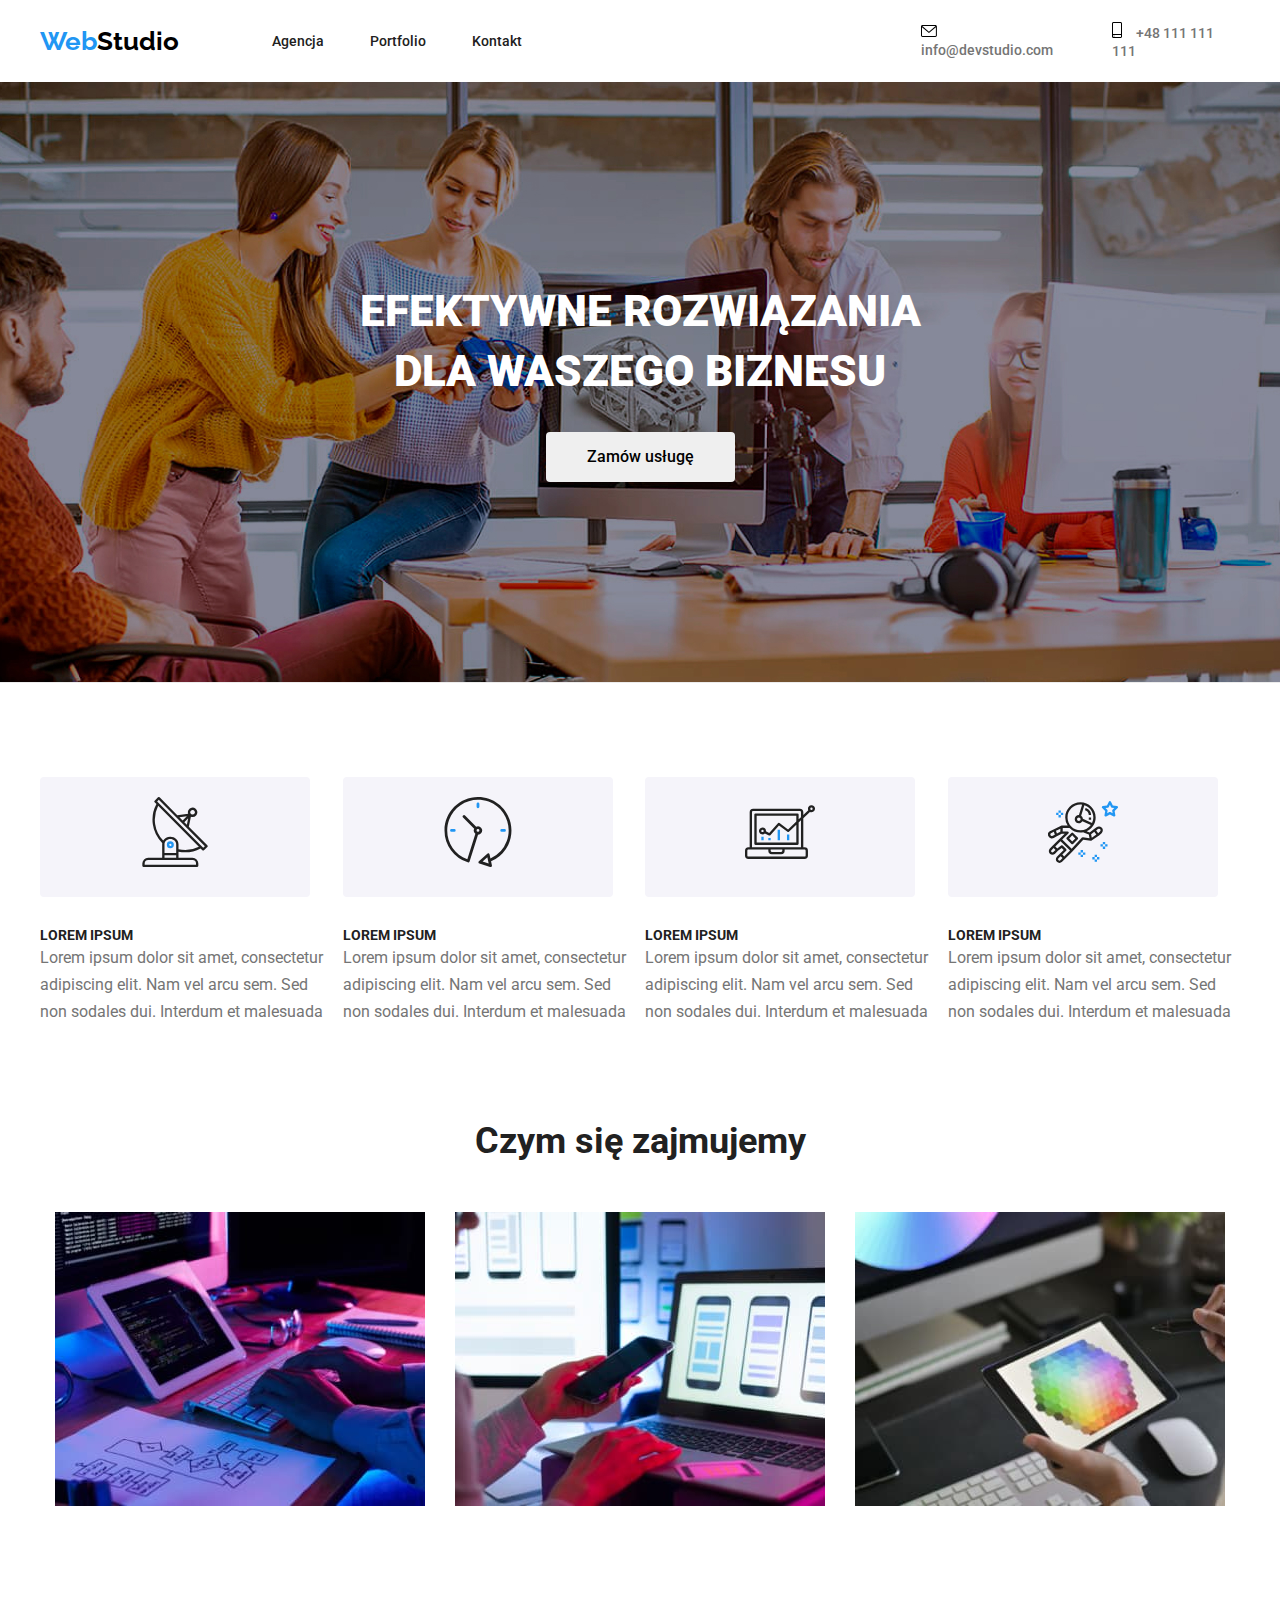
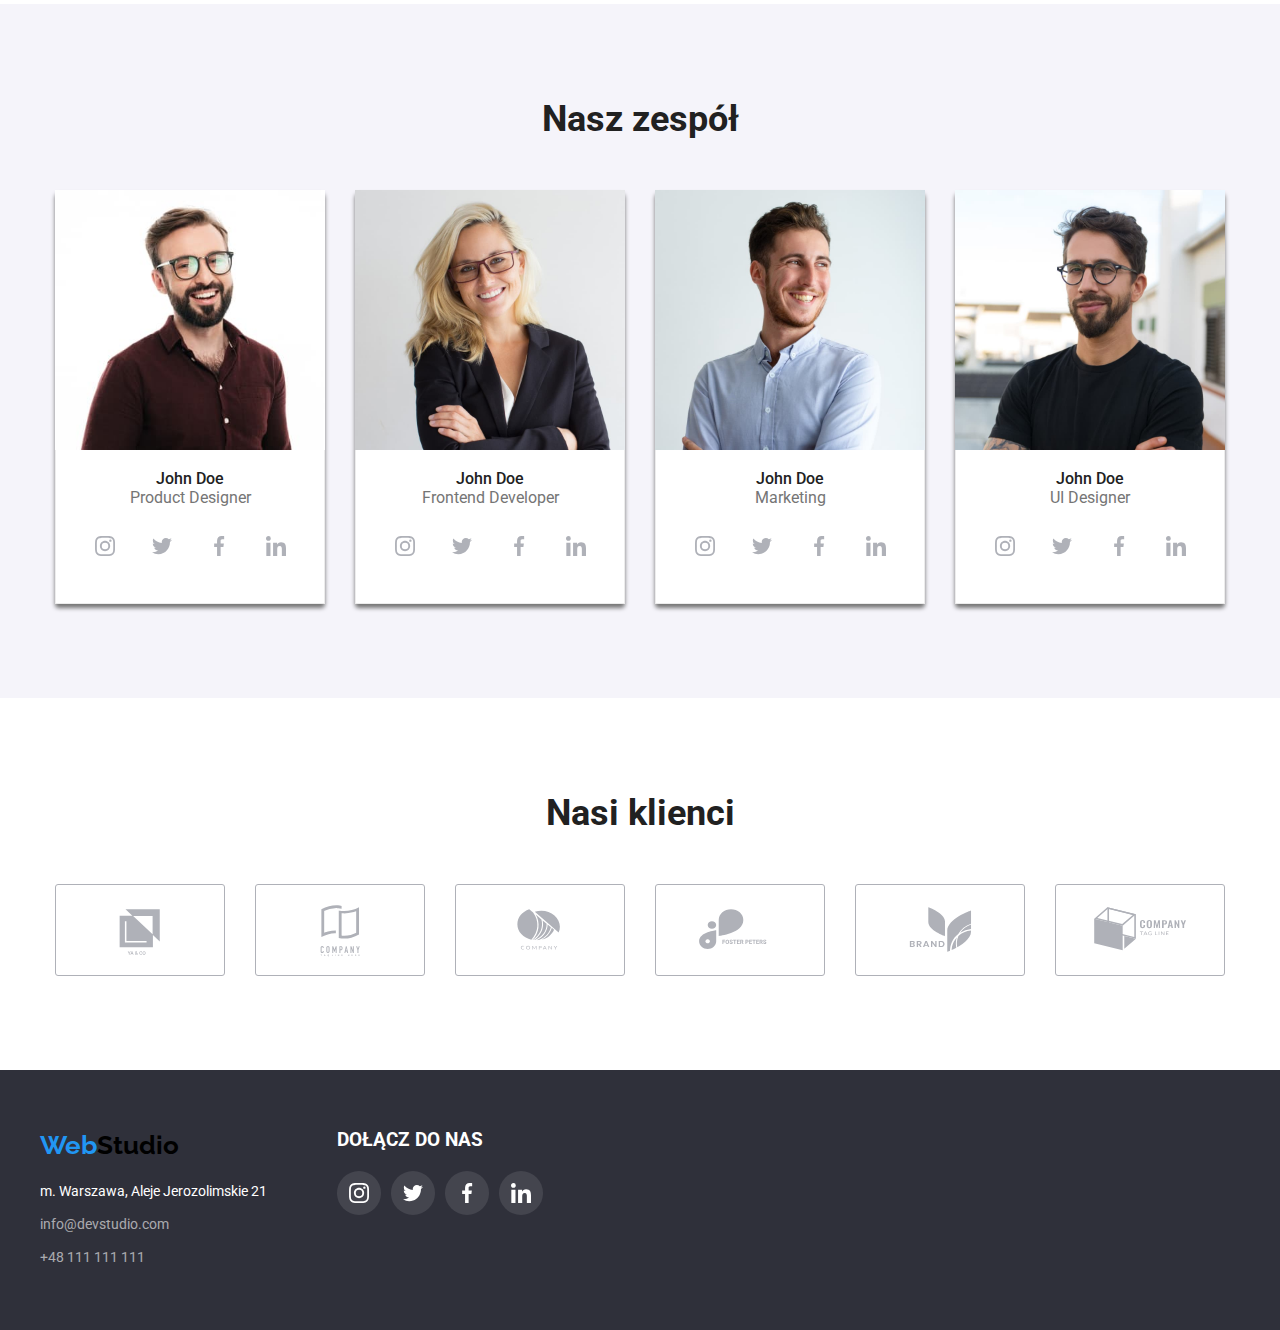
<file: index.html>
<!DOCTYPE html>
<html lang="pl">
  <head>
    <meta charset="UTF-8" />
    <title>Studio</title>
    <!--Normalizator-->
    <link
      rel="stylesheet"
      href="https://cdnjs.cloudflare.com/ajax/libs/modern-normalize/1.0.0/modern-normalize.min.css"
    />
    <link rel="preconnect" href="https://fonts.googleapis.com" />
    <link rel="preconnect" href="https://fonts.gstatic.com" crossorigin />
    <link
      href="https://fonts.googleapis.com/css2?family=Raleway:wght@700&family=Roboto:wght@400;500;700;900&display=swap"
      rel="stylesheet"
    />
    <link rel="stylesheet" href="css/styles.css" />
  </head>
  <body>
    <header class="border">
      <div class="container">
        <div class="page-header">
          <a class="logo" href="index.html">
            <span class="logo-part1">Web</span>Studio
          </a>
          <nav>
            <ul class="nav-list">
              <li>
                <a class="nav-list-item" href="index.html">Agencja</a>
              </li>
              <li>
                <a class="nav-list-item" href="portfolio.html">Portfolio</a>
              </li>
              <li><a class="nav-list-item" href="">Kontakt</a></li>
            </ul>
          </nav>
          <div class="nav-address-links">
            <div class="address-icons">
              <svg class="email-icon" width="16px" height="12px">
                <use href="./images/icons.svg#icon-envelope"></use>
              </svg>

              <a class="address-links" href="mailto:info@devstudio.com"
                >info@devstudio.com</a
              >
            </div>
            <div class="address-icons">
              <svg class="phone-icon" width="10px" height="16px">
                <use href="./images/icons.svg#icon-smartphone"></use>
              </svg>
              <a class="address-links" href="tel:+48111111111"
                >+48 111 111 111</a
              >
            </div>
          </div>
        </div>
      </div>
      <section class="main-section" class="section">
        <div class="container">
          <h1 class="title">EFEKTYWNE ROZWIĄZANIA DLA WASZEGO BIZNESU</h1>
          <button class="main-button" type="button">Zamów usługę</button>
        </div>
      </section>
    </header>
    <main>
      <section class="section">
        <div class="container">
          <ul class="asset-list">
            <li class="asset-list-description">
              <div class="asset-icons">
                <svg width="70px" height="70px">
                  <use href="./images/icons.svg#icon-antenna-1"></use>
                </svg>
              </div>
              <h2 class="asset-list-item">LOREM IPSUM</h2>
              Lorem ipsum dolor sit amet, consectetur adipiscing elit. Nam vel
              arcu sem. Sed non sodales dui. Interdum et malesuada
            </li>
            <li class="asset-list-description">
              <div class="asset-icons">
                <svg width="70px" height="70px">
                  <use href="./images/icons.svg#icon-clock-1"></use>
                </svg>
              </div>
              <h2 class="asset-list-item">LOREM IPSUM</h2>
              Lorem ipsum dolor sit amet, consectetur adipiscing elit. Nam vel
              arcu sem. Sed non sodales dui. Interdum et malesuada
            </li>
            <li class="asset-list-description">
              <div class="asset-icons">
                <svg width="70px" height="70px">
                  <use href="./images/icons.svg#icon-diagram-1"></use>
                </svg>
              </div>
              <h2 class="asset-list-item">LOREM IPSUM</h2>
              Lorem ipsum dolor sit amet, consectetur adipiscing elit. Nam vel
              arcu sem. Sed non sodales dui. Interdum et malesuada
            </li>
            <li class="asset-list-description">
              <div class="asset-icons">
                <svg width="70px" height="70px">
                  <use href="./images/icons.svg#icon-astronaut-1"></use>
                </svg>
              </div>
              <h2 class="asset-list-item">LOREM IPSUM</h2>
              Lorem ipsum dolor sit amet, consectetur adipiscing elit. Nam vel
              arcu sem. Sed non sodales dui. Interdum et malesuada
            </li>
          </ul>
        </div>
      </section>
      <section class="job-section">
        <div class="container">
          <h2 class="job">Czym się zajmujemy</h2>
          <ul class="job-list">
            <li class="job-list-item">
              <img
                src="images/jobs/computer.jpg"
                alt="Pisanie na komputerze"
                width="370"
                height="294"
              />
            </li>
            <li class="job-list-item">
              <img
                src="images/jobs/phone.jpg"
                alt="Telefon w ręce"
                width="370"
                height="294"
              />
            </li>
            <li class="job-list-item">
              <img
                src="images/jobs/tablet.jpg"
                alt="Wybieranie kolorystyki"
                width="370"
                height="294"
              />
            </li>
          </ul>
        </div>
      </section>
      <section class="section bottom-part">
        <div class="container">
          <h2 class="workers">Nasz zespół</h2>
          <ul class="workers-list">
            <li class="img-shadow">
              <img
                class="image-no-gap"
                src="images/workers/John1.jpg"
                alt="zdjęcie John Doe"
                width="270"
                height="260"
              />
              <div class="descriptions">
                <p class="workers-list-person">John Doe</p>
                <div class="profession">Product Designer</div>
                <div class="social-media-icons-list">
                  <div class="social-media-icons-border">
                    <svg width="20px" height="20px">
                      <use href="./images/icons.svg#icon-instagram-2"></use>
                    </svg>
                  </div>
                  <div class="social-media-icons-border">
                    <svg width="20px" height="20px">
                      <use href="./images/icons.svg#icon-twitter-1"></use>
                    </svg>
                  </div>
                  <div class="social-media-icons-border">
                    <svg width="20px" height="20px">
                      <use href="./images/icons.svg#icon-facebook-1"></use>
                    </svg>
                  </div>
                  <div class="social-media-icons-border">
                    <svg width="20px" height="20px">
                      <use href="./images/icons.svg#icon-linkedin-1"></use>
                    </svg>
                  </div>
                </div>
              </div>
            </li>
            <li class="img-shadow">
              <img
                class="image-no-gap"
                src="images/workers/John2.jpg"
                alt="zdjęcie John Doe"
                width="270"
                height="260"
              />
              <div class="descriptions">
                <p class="workers-list-person">John Doe</p>
                <div class="profession">Frontend Developer</div>
                <div class="social-media-icons-list">
                  <div class="social-media-icons-border">
                    <svg width="20px" height="20px">
                      <use href="./images/icons.svg#icon-instagram-2"></use>
                    </svg>
                  </div>
                  <div class="social-media-icons-border">
                    <svg width="20px" height="20px">
                      <use href="./images/icons.svg#icon-twitter-1"></use>
                    </svg>
                  </div>
                  <div class="social-media-icons-border">
                    <svg width="20px" height="20px">
                      <use href="./images/icons.svg#icon-facebook-1"></use>
                    </svg>
                  </div>
                  <div class="social-media-icons-border">
                    <svg width="20px" height="20px">
                      <use href="./images/icons.svg#icon-linkedin-1"></use>
                    </svg>
                  </div>
                </div>
              </div>
            </li>
            <li class="img-shadow">
              <img
                class="image-no-gap"
                src="images/workers/John3.jpg"
                alt="zdjęcie John Doe"
                width="270"
                height="260"
              />
              <div class="descriptions">
                <p class="workers-list-person">John Doe</p>
                <div class="profession">Marketing</div>
                <div class="social-media-icons-list">
                  <div class="social-media-icons-border">
                    <svg width="20px" height="20px">
                      <use href="./images/icons.svg#icon-instagram-2"></use>
                    </svg>
                  </div>
                  <div class="social-media-icons-border">
                    <svg width="20px" height="20px">
                      <use href="./images/icons.svg#icon-twitter-1"></use>
                    </svg>
                  </div>
                  <div class="social-media-icons-border">
                    <svg width="20px" height="20px">
                      <use href="./images/icons.svg#icon-facebook-1"></use>
                    </svg>
                  </div>
                  <div class="social-media-icons-border">
                    <svg width="20px" height="20px">
                      <use href="./images/icons.svg#icon-linkedin-1"></use>
                    </svg>
                  </div>
                </div>
              </div>
            </li>
            <li class="img-shadow">
              <img
                class="image-no-gap"
                src="images/workers/John4.jpg"
                alt="zdjęcie John Doe"
                width="270"
                height="260"
              />
              <div class="descriptions">
                <p class="workers-list-person">John Doe</p>
                <div class="profession">UI Designer</div>
                <div class="social-media-icons-list">
                  <div class="social-media-icons-border">
                    <svg width="20px" height="20px">
                      <use href="./images/icons.svg#icon-instagram-2"></use>
                    </svg>
                  </div>
                  <div class="social-media-icons-border">
                    <svg width="20px" height="20px">
                      <use href="./images/icons.svg#icon-twitter-1"></use>
                    </svg>
                  </div>
                  <div class="social-media-icons-border">
                    <svg width="20px" height="20px">
                      <use href="./images/icons.svg#icon-facebook-1"></use>
                    </svg>
                  </div>
                  <div class="social-media-icons-border">
                    <svg width="20px" height="20px">
                      <use href="./images/icons.svg#icon-linkedin-1"></use>
                    </svg>
                  </div>
                </div>
              </div>
            </li>
          </ul>
        </div>
      </section>
      <section class="section">
        <div class="container">
          <h2 class="our-clients">Nasi klienci</h2>
          <div class="clients-icons-list">
            <svg class="clients-icons-border" width="106px" height="60px">
              <use href="./images/icons.svg#icon-client1"></use>
            </svg>
            <svg class="clients-icons-border" width="106px" height="60px">
              <use href="./images/icons.svg#icon-client2"></use>
            </svg>
            <svg class="clients-icons-border" width="106px" height="60px">
              <use href="./images/icons.svg#icon-client3"></use>
            </svg>
            <svg class="clients-icons-border" width="106px" height="60px">
              <use href="./images/icons.svg#icon-client4"></use>
            </svg>
            <svg class="clients-icons-border" width="106px" height="60px">
              <use href="./images/icons.svg#icon-client5"></use>
            </svg>
            <svg class="clients-icons-border" width="106px" height="60px">
              <use href="./images/icons.svg#icon-client6"></use>
            </svg>
          </div>
        </div>
      </section>
    </main>
    <footer class="footer-data">
      <div class="container-footer">
        <div>
          <a class="logo" href="index.html">
            <span class="logo-part1">Web</span>Studio
          </a>
          <address class="footer-adress">
            <div class="location">m. Warszawa, Aleje Jerozolimskie 21</div>
            <a class="footer-address-links" href="mailto:info@devstudio.com"
              >info@devstudio.com</a
            >
            <a class="footer-address-links" href="tel:+48111111111"
              >+48 111 111 111</a
            >
          </address>
        </div>
        <div class="join-us-section">
          <h3 class="join-us">DOŁĄCZ DO NAS</h3>
          <div class="footer-social-media-icons-list">
            <div class="footer-social-media-icons-border">
              <svg width="20px" height="20px">
                <use href="./images/icons.svg#icon-instagram-2"></use>
              </svg>
            </div>
            <div class="footer-social-media-icons-border">
              <svg width="20px" height="20px">
                <use href="./images/icons.svg#icon-twitter-1"></use>
              </svg>
            </div>
            <div class="footer-social-media-icons-border">
              <svg width="20px" height="20px">
                <use href="./images/icons.svg#icon-facebook-1"></use>
              </svg>
            </div>
            <div class="footer-social-media-icons-border">
              <svg width="20px" height="20px">
                <use href="./images/icons.svg#icon-linkedin-1"></use>
              </svg>
            </div>
          </div>
        </div>
      </div>
    </footer>
  </body>
</html>
</file>
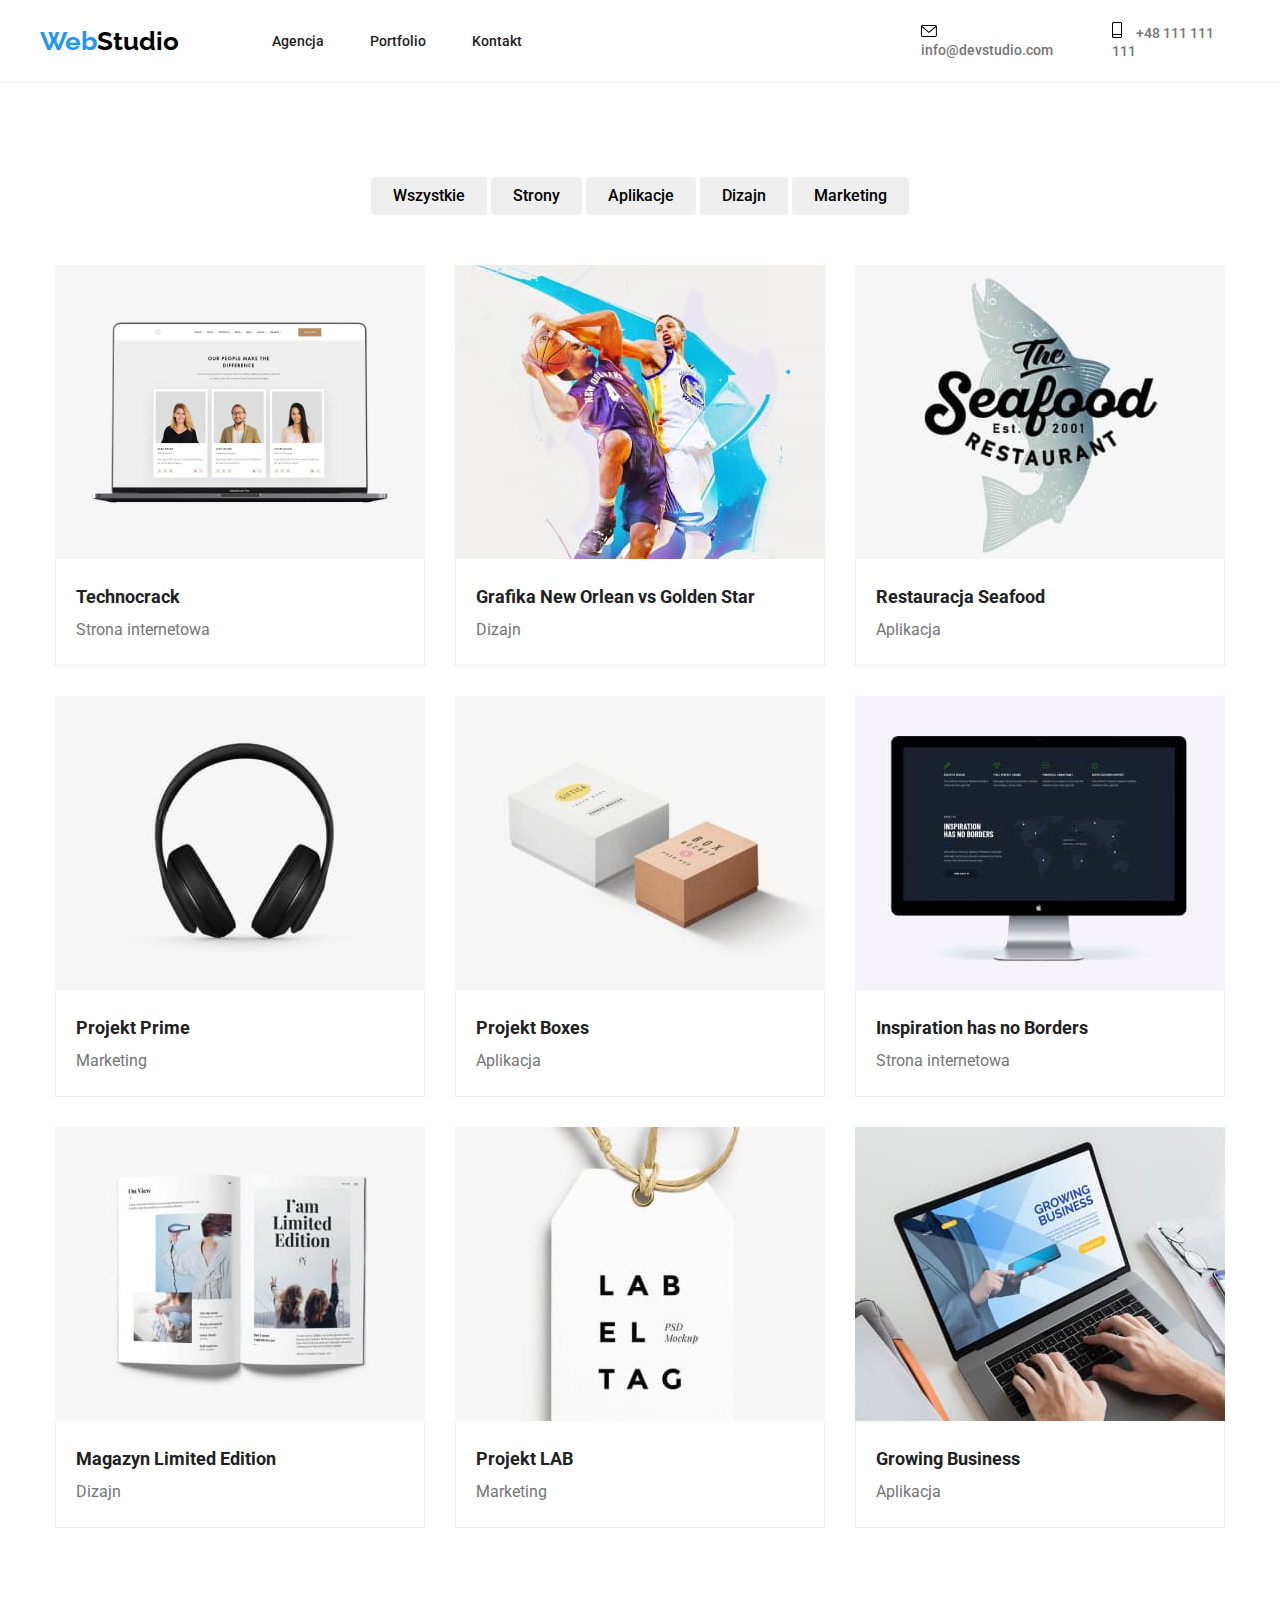
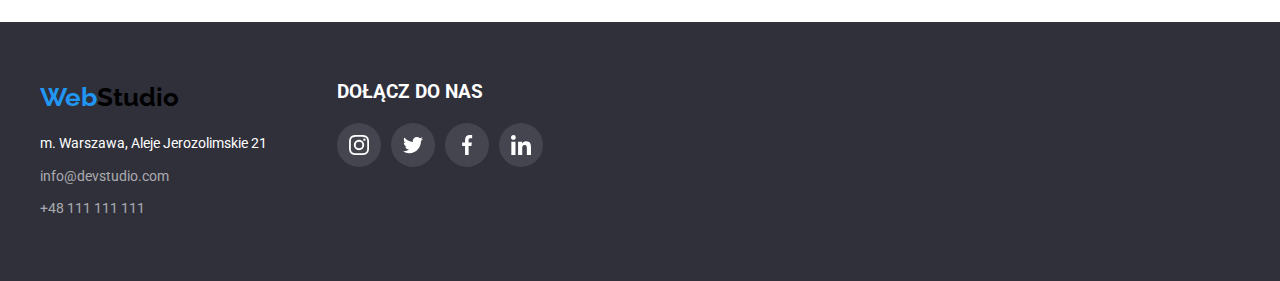
<file: portfolio.html>
<!DOCTYPE html>
<html lang="pl">
  <head>
    <meta charset="UTF-8" />
    <title>Portfolio</title>
    <!--Normalizator-->
    <link
      rel="stylesheet"
      href="https://cdnjs.cloudflare.com/ajax/libs/modern-normalize/1.0.0/modern-normalize.min.css"
    />
    <link rel="preconnect" href="https://fonts.googleapis.com" />
    <link rel="preconnect" href="https://fonts.gstatic.com" crossorigin />
    <link
      href="https://fonts.googleapis.com/css2?family=Raleway:wght@700&family=Roboto:wght@400;500;700;900&display=swap"
      rel="stylesheet"
    />
    <link rel="stylesheet" href="css/styles.css" />
  </head>
  <body>
    <header class="border">
      <div class="container">
        <div class="page-header">
          <a class="logo" href="index.html">
            <span class="logo-part1">Web</span>Studio
          </a>
          <nav>
            <ul class="nav-list">
              <li><a class="nav-list-item" href="index.html">Agencja</a></li>
              <li><a class="nav-list-item" href="">Portfolio</a></li>
              <li><a class="nav-list-item" href="">Kontakt</a></li>
            </ul>
          </nav>
          <div class="nav-address-links">
            <div class="address-icons">
              <svg class="email-icon" width="16px" height="12px">
                <use href="./images/icons.svg#icon-envelope"></use>
              </svg>

              <a class="address-links" href="mailto:info@devstudio.com"
                >info@devstudio.com</a
              >
            </div>
            <div class="address-icons">
              <svg class="phone-icon" width="10px" height="16px">
                <use href="./images/icons.svg#icon-smartphone"></use>
              </svg>
              <a class="address-links" href="tel:+48111111111"
                >+48 111 111 111</a
              >
            </div>
          </div>
        </div>
      </div>
    </header>
    <div class="container">
      <div clss="portfolio-button-list">
        <button class="portfolio-button" type="button">Wszystkie</button>
        <button class="portfolio-button" type="button">Strony</button>
        <button class="portfolio-button" type="button">Aplikacje</button>
        <button class="portfolio-button" type="button">Dizajn</button>
        <button class="portfolio-button" type="button">Marketing</button>
      </div>
    </div>
    <main>
      <div class="container">
        <ul class="projects">
          <li class="portfolio-img-shadow">
            <img
              class="image-no-gap"
              src="images/portfolio/technocrackWeb.jpg"
              alt="Strona internetowa Technocrack"
              width="370"
              height="294"
            />
            <div class="descriptions">
              <p class="project-list-item">Technocrack</p>
              <div class="project-description">Strona internetowa</div>
            </div>
          </li>
          <li class="portfolio-img-shadow">
            <img
              class="image-no-gap"
              src="images/portfolio/basketball.jpg"
              alt="Mężczyźni grający w koszykówkę"
              width="370"
              height="294"
            />
            <div class="descriptions">
              <p class="project-list-item">Grafika New Orlean vs Golden Star</p>
              <div class="project-description">Dizajn</div>
            </div>
          </li>
          <li class="portfolio-img-shadow">
            <img
              class="image-no-gap"
              src="images/portfolio/seafood.jpg"
              alt="Logo restauracji Seafood"
              width="370"
              height="294"
            />
            <div class="descriptions">
              <p class="project-list-item">Restauracja Seafood</p>
              <div class="project-description">Aplikacja</div>
            </div>
          </li>
          <li class="portfolio-img-shadow">
            <img
              class="image-no-gap"
              src="images/portfolio/headphones.jpg"
              alt="Słuchawki"
              width="370"
              height="294"
            />
            <div class="descriptions">
              <p class="project-list-item">Projekt Prime</p>
              <div class="project-description">Marketing</div>
            </div>
          </li>
          <li class="portfolio-img-shadow">
            <img
              class="image-no-gap"
              src="images/portfolio/boxes.jpg"
              alt="dwa leżące pudełka"
              width="370"
              height="294"
            />
            <div class="descriptions">
              <p class="project-list-item">Projekt Boxes</p>
              <div class="project-description">Aplikacja</div>
            </div>
          </li>
          <li class="portfolio-img-shadow">
            <img
              class="image-no-gap"
              src="images/portfolio/monitor.jpg"
              alt="strona internetowa Inspiration has no Borders"
              width="370"
              height="294"
            />
            <div class="descriptions">
              <p class="project-list-item">Inspiration has no Borders</p>
              <div class="project-description">Strona internetowa</div>
            </div>
          </li>
          <li class="portfolio-img-shadow">
            <img
              class="image-no-gap"
              src="images/portfolio/magazine.jpg"
              alt="otwarta gazeta"
              width="370"
              height="294"
            />
            <div class="descriptions">
              <p class="project-list-item">Magazyn Limited Edition</p>
              <div class="project-description">Dizajn</div>
            </div>
          </li>
          <li class="portfolio-img-shadow">
            <img
              class="image-no-gap"
              src="images/portfolio/projectLab.jpg"
              alt="metka z napisem Lab El Tag"
              width="370"
              height="294"
            />
            <div class="descriptions">
              <p class="project-list-item">Projekt LAB</p>
              <div class="project-description">Marketing</div>
            </div>
          </li>
          <li class="portfolio-img-shadow">
            <img
              class="image-no-gap"
              src="images/portfolio/growingBusiness.jpg"
              alt="laptop z otawrtą stroną Growing Business"
              width="370"
              height="294"
            />
            <div class="descriptions">
              <p class="project-list-item">Growing Business</p>
              <div class="project-description">Aplikacja</div>
            </div>
          </li>
        </ul>
      </div>
    </main>
    <footer class="footer-data">
      <div class="container-footer">
        <div>
          <a class="logo" href="index.html">
            <span class="logo-part1">Web</span>Studio
          </a>
          <address class="footer-adress">
            <div class="location">m. Warszawa, Aleje Jerozolimskie 21</div>
            <a class="footer-address-links" href="mailto:info@devstudio.com"
              >info@devstudio.com</a
            >
            <a class="footer-address-links" href="tel:+48111111111"
              >+48 111 111 111</a
            >
          </address>
        </div>
        <div class="join-us-section">
          <h3 class="join-us">DOŁĄCZ DO NAS</h3>
          <div class="footer-social-media-icons-list">
            <div class="footer-social-media-icons-border">
              <svg width="20px" height="20px">
                <use href="./images/icons.svg#icon-instagram-2"></use>
              </svg>
            </div>
            <div class="footer-social-media-icons-border">
              <svg width="20px" height="20px">
                <use href="./images/icons.svg#icon-twitter-1"></use>
              </svg>
            </div>
            <div class="footer-social-media-icons-border">
              <svg width="20px" height="20px">
                <use href="./images/icons.svg#icon-facebook-1"></use>
              </svg>
            </div>
            <div class="footer-social-media-icons-border">
              <svg width="20px" height="20px">
                <use href="./images/icons.svg#icon-linkedin-1"></use>
              </svg>
            </div>
          </div>
        </div>
      </div>
    </footer>
  </body>
</html>
</file>
<file: css/styles.css>
* {
  box-sizing: border-box;
  margin: 0;
  padding: 0;
}

body {
  font-family: "Roboto", sans-serif;
  color: #212121;
}

.border {
  border-bottom: 1px solid #ececec;
}

.page-header {
  display: flex;
  align-items: center;
  justify-content: space-evenly;
}

.logo {
  font-family: "Raleway", sans-serif;
  font-size: 1.62rem;
  font-weight: 700;
  color: #000000;
  text-decoration: none;
  line-height: 1.17;
}

.logo-part1 {
  color: #2196f3;
}

.nav-list,
.asset-list,
.job-list-item,
.workers-list,
.projects {
  list-style: none;
}

.projects {
  display: flex;
  flex-wrap: wrap;
  gap: 30px;
  padding: 15px;
  margin-bottom: 79px;
}
.nav-list {
  display: flex;
  align-items: center;
  padding: 32px 353px 32px 93px;
}

.nav-list-item {
  text-decoration: none;
  font-weight: 500;
  font-size: 0.87rem;
  line-height: 1.17;
  color: #212121;
  padding-right: 46px;
}

.nav-list-item:hover,
.footer-address-links:hover {
  color: #2196f3;
}

.title {
  font-size: 2.75rem;
  font-weight: 900;
  color: #ffffff;
  line-height: 1.36;
  justify-content: center;
  padding: 200px 300px 30px 300px;
  margin: 0;
}

.job-section {
  padding-top: 0;
  padding-bottom: 94px;
}

.main-section {
  text-align: center;
  height: 37.5rem;
  background-image: url(../images/background/people.jpg),
    linear-gradient(to bottom, #2f303a66, #2f303a66);
  background-repeat: no-repeat;
  background-position: center;
  background-size: 100rem;
}

.main-button {
  font-family: "Roboto", sans-serif;
  font-size: 1rem;
  font-weight: 500;
  line-height: 1.87;
  margin: 0px 300px 50px 300px;
  padding: 10px 41px 10px 41px;
  border-radius: 4px;
  border: none;
}

.main-button:hover,
.main-button:focus {
  color: #ffff;
  background-color: #2196f3;
  cursor: pointer;
}

.portfolio-button {
  font-family: "Roboto", sans-serif;
  font-size: 1rem;
  font-weight: 500;
  line-height: 1.62;
  border-radius: 4px;
  border: none;
  padding: 6px 22px 6px 22px;
  margin-top: 94px;
  margin-bottom: 35px;
}

.portfolio-button-list {
  display: flex;
}

.portfolio-button:hover,
.portfolio-button:focus {
  color: #ffff;
  background-color: #2196f3;
  cursor: pointer;
}

.address-links {
  text-decoration: none;
  font-weight: 500;
  font-size: 0.87rem;
  color: #757575;
  line-height: 1.17;
}

.nav-address-links {
  display: flex;
  align-items: center;
  gap: 30px;
}

.address-links:hover,
.address-links:focus {
  color: #2196f3;
}

.asset-list {
  display: flex;
  justify-content: center;
  gap: 10px;
  padding: 0;
}

.asset-list-item {
  color: #212121;
  font-weight: 700;
  font-size: 0.87rem;
  line-height: 1.17;
}

.asset-list-description {
  font-weight: 400;
  font-size: 0, 87rem;
  color: #757575;
  line-height: 1.71;
}

.job,
.workers,
.our-clients {
  font-weight: 700;
  font-size: 2.25rem;
  line-height: 1.17;
  text-align: center;
  padding-bottom: 50px;
}

.job-list {
  display: flex;
  justify-content: center;
  padding: 0;
  gap: 30px;
}

.workers-list-person {
  font-size: 1rem;
  font-weight: 500;
  line-height: 1.17;
  background-color: #ffffff;
  text-align: center;
  margin: 0;
}

.workers-list {
  display: flex;
  justify-content: center;
  gap: 30px;
  padding: 0;
}

.bottom-part {
  background-color: #f5f4fa;
}

.profession {
  font-size: 1rem;
  font-weight: 400;
  color: #757575;
  line-height: 1.17;
  background-color: #ffffff;
  text-align: center;
}

.project-list-item {
  font-size: 1.12rem;
  font-weight: 700;
  line-height: 2;
}

.project-description {
  font-size: 1rem;
  font-weight: 400;
  color: #757575;
  line-height: 1.87;
}

.location {
  text-align: left;
  font-style: normal;
  font-weight: 400;
  font-size: 0.87rem;
  line-height: 1.71;
  color: #ffffff;
}

.footer-data {
  background-color: #2f303a;
}

.footer-address-links {
  font-style: normal;
  font-weight: 400;
  font-size: 0.87rem;
  line-height: 1.71;
  color: #ffffff99;
  text-decoration: none;
  display: block;
  padding-top: 9px;
}

.footer-adress {
  margin-top: 20px;
  margin-bottom: 60px;
}

.container {
  max-width: 1200px;
  margin: auto;
  display: flex;
  flex-direction: column;
  align-items: center;
  justify-content: center;
}

.section {
  padding-top: 94px;
  padding-bottom: 94px;
}
.descriptions {
  border-left: 1px solid #ececec;
  border-bottom: 1px solid #ececec;
  border-right: 1px solid #ececec;
  padding: 20px;
  background-color: #ffffff;
}

.image-no-gap {
  display: block;
}

.container-footer {
  max-width: 1200px;
  margin: auto;
  padding-top: 60px;
  display: flex;
  gap: 70px;
}

.address-icons:hover,
.address-icons:focus,
.address-icons:active {
  gap: 10px;
  fill: #2196f3;
  cursor: pointer;
}

.email-icon,
.phone-icon {
  margin-right: 10px;
}

.asset-icons {
  width: 270px;
  height: 120px;
  text-align: center;
  background: #f5f4fa;
  border-radius: 4px;
  margin-bottom: 30px;
  padding-top: 20px;
}

.asset-icons:hover {
  box-shadow: 0px 4px 4px #00000040;
}

.social-media-icons-border {
  fill: #afb1b8;
  width: 44px;
  height: 44px;
  background-color: #ffffff;
  border-radius: 50%;
  padding: 12px;
  cursor: pointer;
}

.social-media-icons-border:hover,
.social-media-icons-border:focus,
.social-media-icons-border:active,
.footer-social-media-icons-border:hover,
.footer-social-media-icons-border:focus,
.footer-social-media-icons-border:active {
  fill: #ffffff;
  width: 44px;
  height: 44px;
  background-color: #2196f3;
  border-radius: 50%;
  padding: 12px;
  cursor: pointer;
}

.social-media-icons-list {
  display: flex;
  justify-content: space-around;
  padding-top: 16px;
  padding-bottom: 15px;
}

.img-shadow,
.portfolio-img-shadow:hover,
.portfolio-img-shadow:focus,
.portfolio-img-shadow:active {
  box-shadow: 0px 4px 4px 0px #757575;
  border-radius: 4px;
  cursor: pointer;
}
.clients-icons-border {
  fill: #afb1b8;
  border: 1px solid #afb1b8;
  border-radius: 3px;
  width: 170px;
  height: 92px;
}

.clients-icons-border:hover,
.clients-icons-border:focus,
.clients-icons-border:active,
.clients-icons:hover,
.clients-icons:focus,
.clients-icons:active {
  fill: #2196f3;
  border: 1px solid #2196f3;
  cursor: pointer;
}

.clients-icons-list {
  display: flex;
  gap: 30px;
}

.footer-social-media-icons-border {
  fill: #ffffff;
  width: 44px;
  height: 44px;
  background-color: #ffffff1a;
  border-radius: 50%;
  padding: 12px;
  cursor: pointer;
}

.join-us {
  font-weight: 700px;
  font-size: 0.875;
  color: #ffffff;
  display: flex;
  flex-direction: column;
  padding-bottom: 20px;
}

.footer-social-media-icons-list {
  display: flex;
  justify-content: center;
  gap: 10px;
}
</file>
